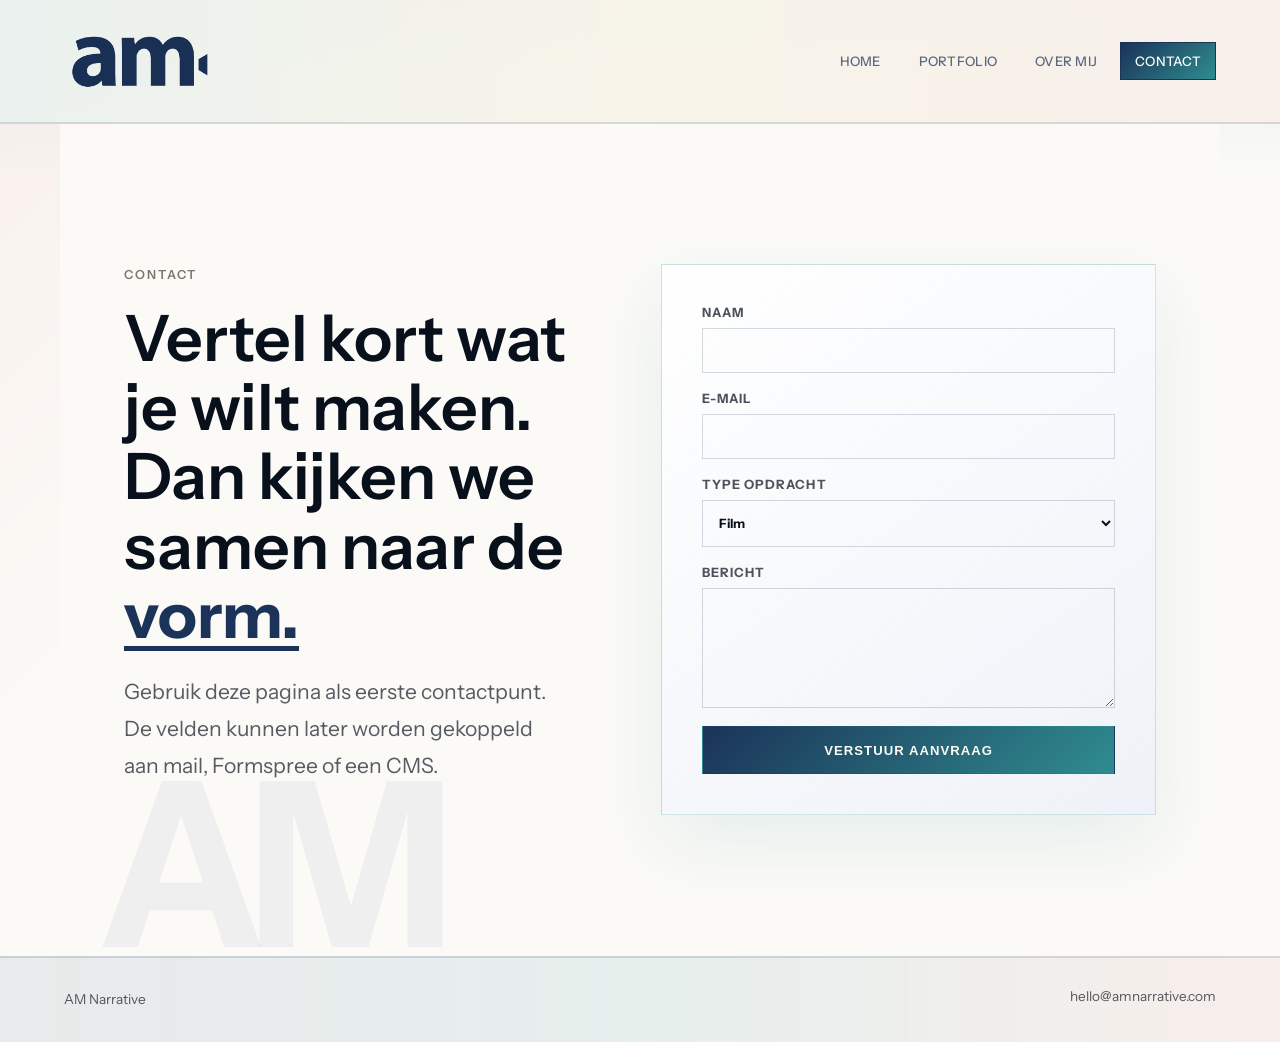
<file: contact.html>
<!DOCTYPE html>
<html lang="nl">
<head>
  <meta charset="UTF-8">
  <meta name="viewport" content="width=device-width, initial-scale=1.0">
  <meta name="description" content="Neem contact op met AM Narrative voor film en fotografie.">
  <title>Contact | AM Narrative</title>
  <link rel="preconnect" href="https://fonts.googleapis.com">
  <link rel="preconnect" href="https://fonts.gstatic.com" crossorigin>
  <link href="https://fonts.googleapis.com/css2?family=Instrument+Sans:wght@400;500;600;700&display=swap" rel="stylesheet">
  <link rel="stylesheet" href="styles.css">
  <script src="script.js" defer></script>
</head>
<body>
  <header class="site-header">
    <a class="brand" href="index.html" aria-label="AM Narrative home">
      <img src="assets/logo/am-logo-blue.png" alt="AM Narrative logo">
    </a>
    <nav class="site-nav" aria-label="Hoofdnavigatie">
      <a href="index.html">Home</a>
      <a href="portfolio.html">Portfolio</a>
      <a href="over-mij.html">Over mij</a>
      <a class="active" href="contact.html">Contact</a>
    </nav>
  </header>

  <main>
    <section class="contact-layout">
      <div>
        <p class="eyebrow">Contact</p>
        <h1>Vertel kort wat je wilt maken. Dan kijken we samen naar de <span>vorm.</span></h1>
        <p class="lead">Gebruik deze pagina als eerste contactpunt. De velden kunnen later worden gekoppeld aan mail, Formspree of een CMS.</p>
      </div>

      <form class="contact-form" action="mailto:hello@amnarrative.com" method="post" enctype="text/plain">
        <label>
          Naam
          <input type="text" name="naam" autocomplete="name" required>
        </label>
        <label>
          E-mail
          <input type="email" name="email" autocomplete="email" required>
        </label>
        <label>
          Type opdracht
          <select name="opdracht">
            <option>Film</option>
            <option>Fotografie</option>
            <option>Film en fotografie</option>
            <option>Nog niet zeker</option>
          </select>
        </label>
        <label>
          Bericht
          <textarea name="bericht" rows="6" required></textarea>
        </label>
        <button class="button button-dark" type="submit">Verstuur aanvraag</button>
      </form>
    </section>
  </main>

  <footer class="site-footer">
    <p>AM Narrative</p>
    <a href="mailto:hello@amnarrative.com">hello@amnarrative.com</a>
  </footer>
</body>
</html>
</file>
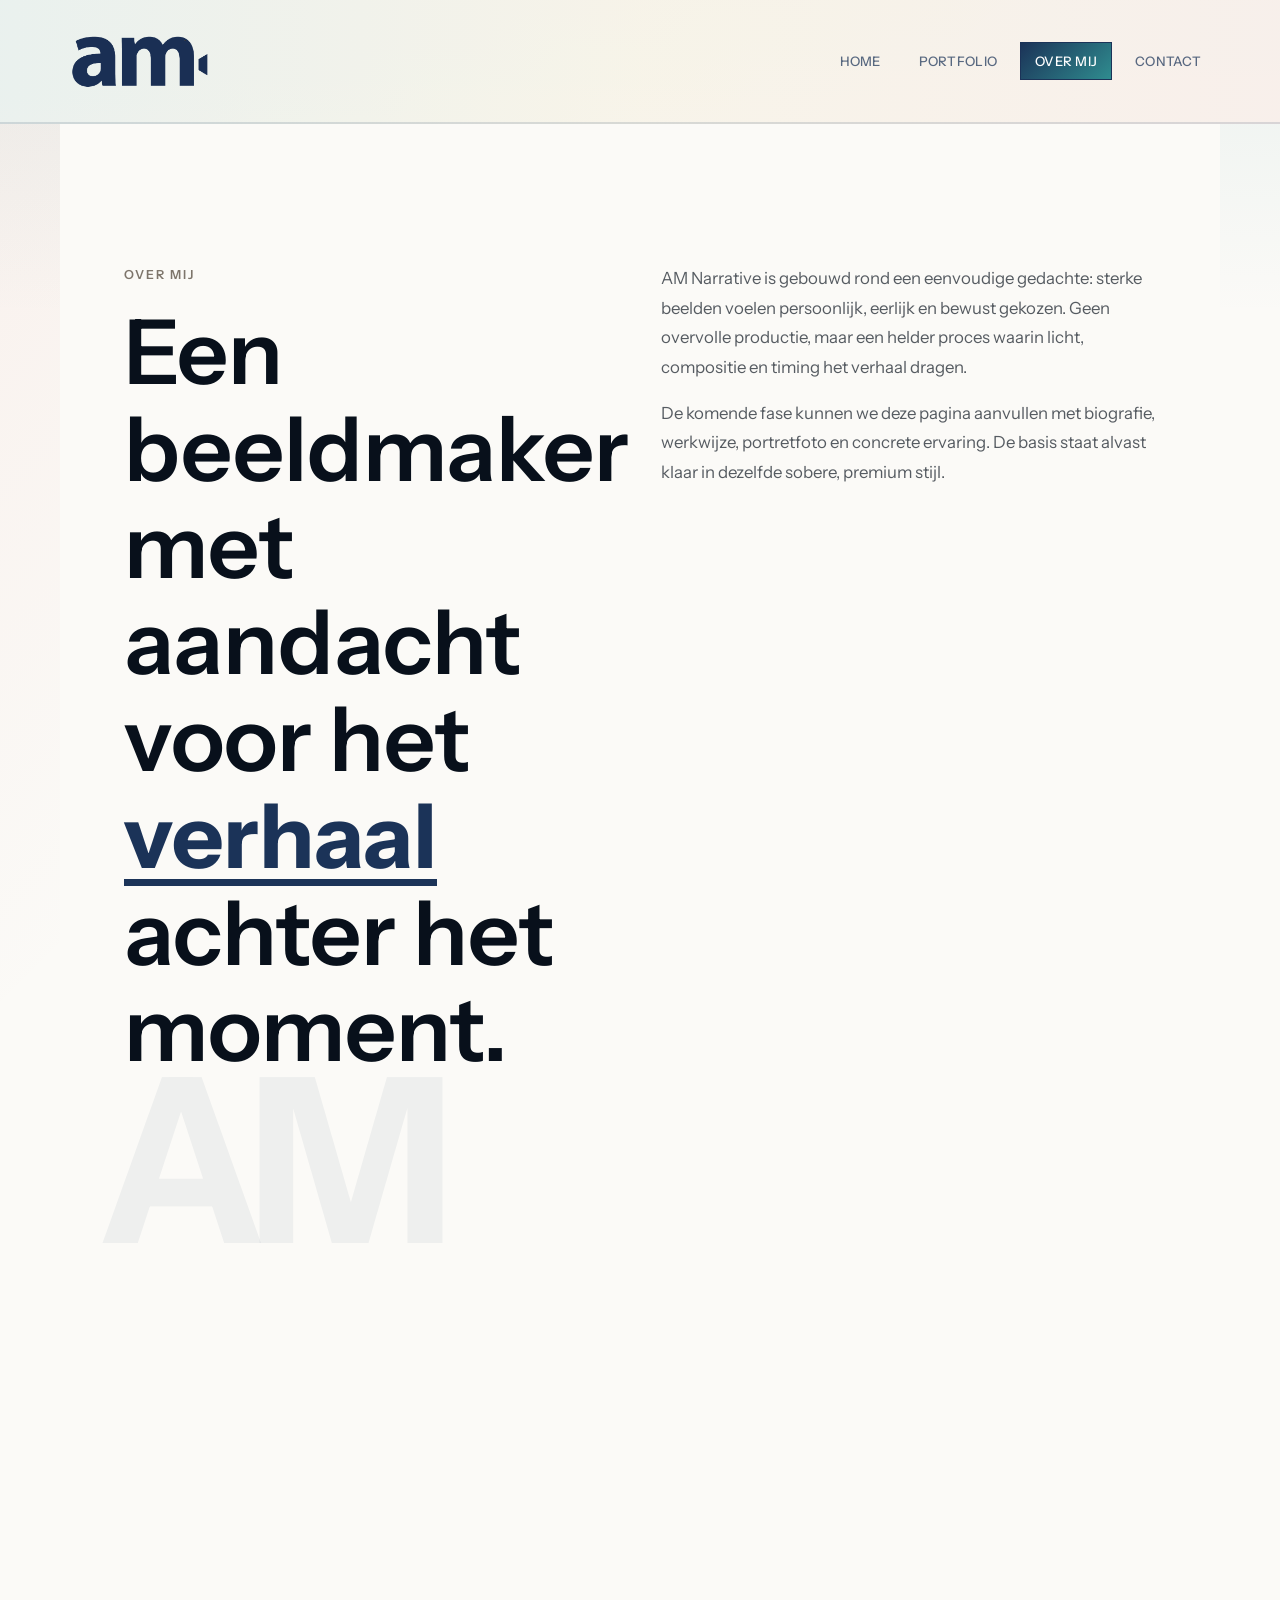
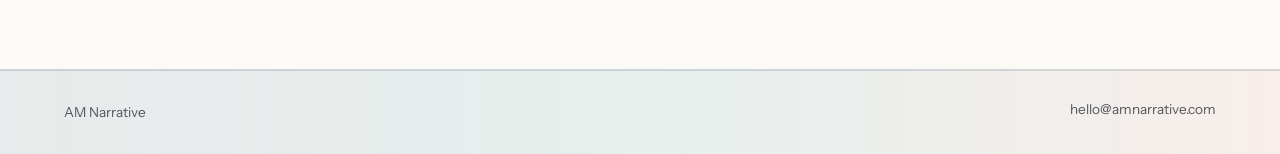
<file: over-mij.html>
<!DOCTYPE html>
<html lang="nl">
<head>
  <meta charset="UTF-8">
  <meta name="viewport" content="width=device-width, initial-scale=1.0">
  <meta name="description" content="Over AM Narrative en de manier van werken.">
  <title>Over mij | AM Narrative</title>
  <link rel="preconnect" href="https://fonts.googleapis.com">
  <link rel="preconnect" href="https://fonts.gstatic.com" crossorigin>
  <link href="https://fonts.googleapis.com/css2?family=Instrument+Sans:wght@400;500;600;700&display=swap" rel="stylesheet">
  <link rel="stylesheet" href="styles.css">
  <script src="script.js" defer></script>
</head>
<body>
  <header class="site-header">
    <a class="brand" href="index.html" aria-label="AM Narrative home">
      <img src="assets/logo/am-logo-blue.png" alt="AM Narrative logo">
    </a>
    <nav class="site-nav" aria-label="Hoofdnavigatie">
      <a href="index.html">Home</a>
      <a href="portfolio.html">Portfolio</a>
      <a class="active" href="over-mij.html">Over mij</a>
      <a href="contact.html">Contact</a>
    </nav>
  </header>

  <main>
    <section class="split-page">
      <div>
        <p class="eyebrow">Over mij</p>
        <h1>Een beeldmaker met aandacht voor het <span>verhaal</span> achter het moment.</h1>
      </div>
      <div class="copy-stack">
        <p>AM Narrative is gebouwd rond een eenvoudige gedachte: sterke beelden voelen persoonlijk, eerlijk en bewust gekozen. Geen overvolle productie, maar een helder proces waarin licht, compositie en timing het verhaal dragen.</p>
        <p>De komende fase kunnen we deze pagina aanvullen met biografie, werkwijze, portretfoto en concrete ervaring. De basis staat alvast klaar in dezelfde sobere, premium stijl.</p>
      </div>
    </section>

    <section class="values">
      <article>
        <h2>Rust</h2>
        <p>Ruimte in beeld en proces, zodat het onderwerp natuurlijk kan ontstaan.</p>
      </article>
      <article>
        <h2>Verhaal</h2>
        <p>Elke keuze in beeldtaal ondersteunt de boodschap achter de opdracht.</p>
      </article>
      <article>
        <h2>Afwerking</h2>
        <p>Een verzorgde selectie, edit en oplevering die past bij het einddoel.</p>
      </article>
    </section>
  </main>

  <footer class="site-footer">
    <p>AM Narrative</p>
    <a href="mailto:hello@amnarrative.com">hello@amnarrative.com</a>
  </footer>
</body>
</html>
</file>
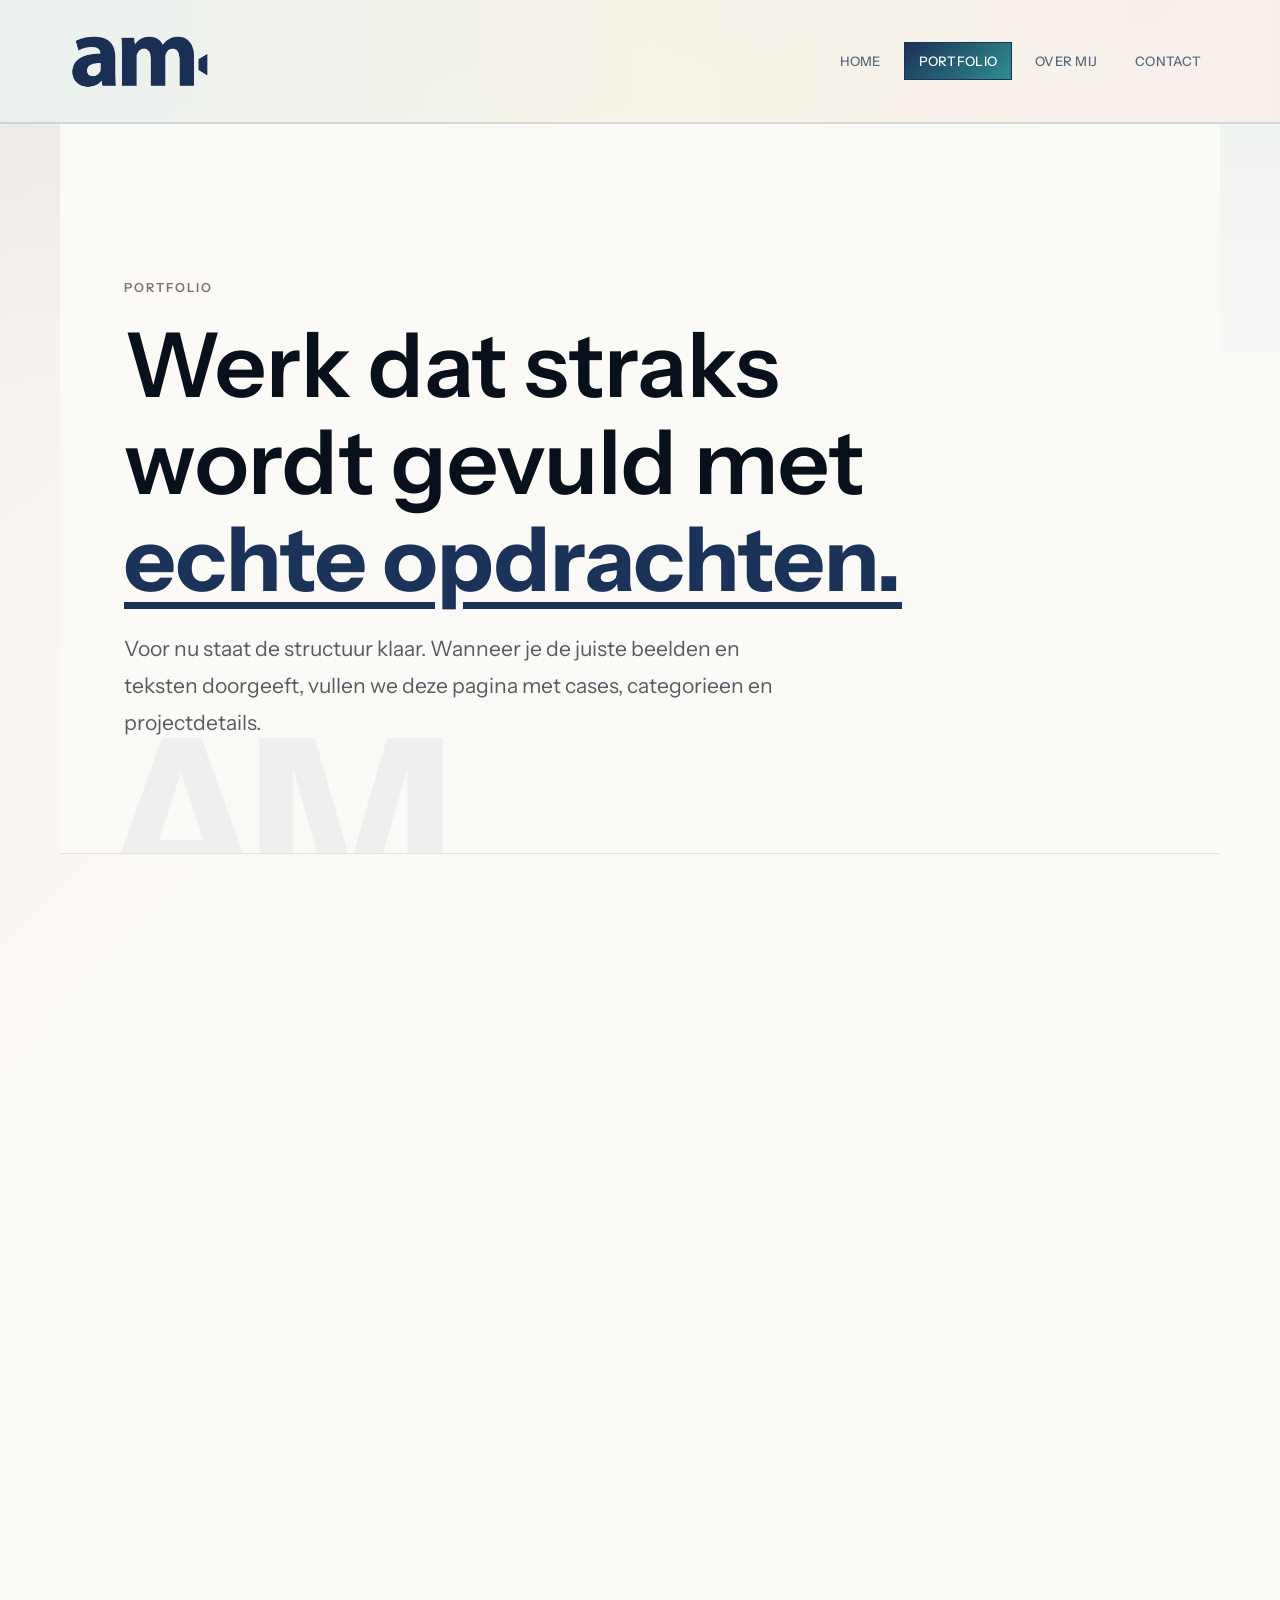
<file: portfolio.html>
<!DOCTYPE html>
<html lang="nl">
<head>
  <meta charset="UTF-8">
  <meta name="viewport" content="width=device-width, initial-scale=1.0">
  <meta name="description" content="Portfolio van AM Narrative: film, fotografie en visuele verhalen.">
  <title>Portfolio | AM Narrative</title>
  <link rel="preconnect" href="https://fonts.googleapis.com">
  <link rel="preconnect" href="https://fonts.gstatic.com" crossorigin>
  <link href="https://fonts.googleapis.com/css2?family=Instrument+Sans:wght@400;500;600;700&display=swap" rel="stylesheet">
  <link rel="stylesheet" href="styles.css">
  <script src="script.js" defer></script>
</head>
<body>
  <header class="site-header">
    <a class="brand" href="index.html" aria-label="AM Narrative home">
      <img src="assets/logo/am-logo-blue.png" alt="AM Narrative logo">
    </a>
    <nav class="site-nav" aria-label="Hoofdnavigatie">
      <a href="index.html">Home</a>
      <a class="active" href="portfolio.html">Portfolio</a>
      <a href="over-mij.html">Over mij</a>
      <a href="contact.html">Contact</a>
    </nav>
  </header>

  <main>
    <section class="page-hero">
      <p class="eyebrow">Portfolio</p>
      <h1>Werk dat straks wordt gevuld met <span>echte opdrachten.</span></h1>
      <p class="lead">Voor nu staat de structuur klaar. Wanneer je de juiste beelden en teksten doorgeeft, vullen we deze pagina met cases, categorieen en projectdetails.</p>
    </section>

    <section class="portfolio-grid" aria-label="Portfolio categorieen">
      <article class="portfolio-item">
        <span class="project-number">01</span>
        <div class="media-placeholder">Film</div>
        <p class="eyebrow">Brand story</p>
        <h2>Ondernemersverhaal</h2>
        <p>Een filmische case met focus op sfeer, proces en persoonlijkheid.</p>
      </article>
      <article class="portfolio-item">
        <span class="project-number">02</span>
        <div class="media-placeholder">Photo</div>
        <p class="eyebrow">Fotografie</p>
        <h2>Portretreeks</h2>
        <p>Rustige portretten voor websites, social media en campagnes.</p>
      </article>
      <article class="portfolio-item">
        <span class="project-number">03</span>
        <div class="media-placeholder">Event</div>
        <p class="eyebrow">Reportage</p>
        <h2>Eventmomenten</h2>
        <p>Verhalende beelden die de energie van een dag bewaren.</p>
      </article>
      <article class="portfolio-item">
        <span class="project-number">04</span>
        <div class="media-placeholder">Social</div>
        <p class="eyebrow">Content</p>
        <h2>Short-form edits</h2>
        <p>Korte visuele formats voor online zichtbaarheid en herkenning.</p>
      </article>
    </section>
  </main>

  <footer class="site-footer">
    <p>AM Narrative</p>
    <a href="contact.html">Start een project</a>
  </footer>
</body>
</html>
</file>
<file: styles.css>
:root {
  --ink: #08101b;
  --night: #0b1422;
  --blue: #1b3358;
  --blue-soft: #e8edf5;
  --teal: #2f8c8f;
  --coral: #d96b57;
  --gold: #d5a447;
  --lavender: #7b6fb8;
  --paper: #fbfaf7;
  --soft: #f1eee8;
  --muted: #7d756b;
  --line: rgba(245, 242, 237, 0.18);
  --line-dark: rgba(8, 16, 27, 0.14);
  --max: 1160px;
}

* {
  box-sizing: border-box;
}

html {
  scroll-behavior: smooth;
  overflow-x: hidden;
}

body {
  margin: 0;
  color: var(--ink);
  background:
    linear-gradient(180deg, rgba(47, 140, 143, 0.08), transparent 18%),
    linear-gradient(135deg, rgba(217, 107, 87, 0.07), transparent 34%),
    var(--paper);
  font-family: "Instrument Sans", Arial, Helvetica, sans-serif;
  animation: pageIn 560ms cubic-bezier(0.2, 0.7, 0.2, 1) both;
  overflow-x: hidden;
}

body.is-leaving {
  animation: pageOut 280ms cubic-bezier(0.6, 0, 0.4, 1) both;
}

img {
  display: block;
  max-width: 100%;
}

a {
  color: inherit;
  text-decoration: none;
}

.site-header {
  display: flex;
  align-items: center;
  justify-content: space-between;
  gap: 24px;
  padding: 28px clamp(20px, 5vw, 64px);
  border-bottom: 2px solid rgba(27, 51, 88, 0.14);
  background:
    linear-gradient(90deg, rgba(47, 140, 143, 0.08), rgba(213, 164, 71, 0.08), rgba(217, 107, 87, 0.08)),
    rgba(251, 250, 247, 0.94);
  backdrop-filter: blur(18px);
}

.brand {
  width: clamp(98px, 12vw, 158px);
  transition: transform 240ms ease, opacity 240ms ease;
}

.brand:hover {
  opacity: 0.82;
  transform: translateY(-2px);
}

.site-nav {
  display: flex;
  align-items: center;
  gap: 8px;
  color: rgba(27, 51, 88, 0.72);
  font-size: 0.82rem;
  font-weight: 500;
  letter-spacing: 0.02em;
  text-transform: uppercase;
}

.site-nav a {
  position: relative;
  padding: 10px 14px;
  border: 1px solid transparent;
  overflow: hidden;
  transition: color 220ms ease, border-color 220ms ease, background 220ms ease, transform 220ms ease;
}

.site-nav a:hover,
.site-nav a.active {
  color: #ffffff;
  border-color: var(--blue);
  background: linear-gradient(135deg, var(--blue), var(--teal));
}

.site-nav a:hover {
  transform: translateY(-2px);
}

.hero {
  position: relative;
  min-height: calc(100vh - 91px);
  display: grid;
  align-items: end;
  overflow: hidden;
  padding: clamp(72px, 10vw, 140px) clamp(20px, 6vw, 88px);
  border-bottom: 1px solid var(--line);
}

.hero::before {
  content: "";
  position: absolute;
  inset: 0;
  background:
    linear-gradient(90deg, rgba(8, 16, 27, 0.96), rgba(8, 16, 27, 0.54)),
    linear-gradient(135deg, rgba(47, 140, 143, 0.32), transparent 35%),
    linear-gradient(225deg, rgba(217, 107, 87, 0.22), transparent 42%),
    linear-gradient(135deg, #0b1422, #111d2f 45%, #080c12);
  background-size: 100% 100%, 180% 180%, 160% 160%, 100% 100%;
  animation: colorWash 12s ease-in-out infinite alternate;
}

.hero-mark {
  position: absolute;
  right: -10vw;
  bottom: 8vh;
  width: min(720px, 78vw);
  opacity: 0.22;
  animation: driftMark 9s ease-in-out infinite alternate;
}

.hero-content,
.page-hero,
.intro-section,
.service-grid,
.portfolio-grid,
.split-page,
.values,
.contact-layout {
  position: relative;
  width: min(100%, var(--max));
  margin: 0 auto;
}

.hero-content {
  max-width: 760px;
}

.hero-content > *,
.page-hero > * {
  animation: riseIn 700ms cubic-bezier(0.2, 0.7, 0.2, 1) both;
}

.hero-content > :nth-child(2),
.page-hero > :nth-child(2) {
  animation-delay: 90ms;
}

.hero-content > :nth-child(3),
.page-hero > :nth-child(3) {
  animation-delay: 170ms;
}

.hero-actions {
  animation-delay: 240ms;
}

.eyebrow {
  margin: 0 0 18px;
  color: var(--muted);
  font-size: 0.78rem;
  font-weight: 600;
  letter-spacing: 0.16em;
  text-transform: uppercase;
}

h1,
h2,
h3,
p {
  margin-top: 0;
}

h1,
h2 {
  font-weight: 600;
  line-height: 1.08;
}

h1 span,
h2 span {
  color: var(--blue);
  font-weight: 700;
  text-decoration: underline;
  text-decoration-thickness: 0.08em;
  text-underline-offset: 0.12em;
}

h1 {
  max-width: 900px;
  margin-bottom: 24px;
  font-size: clamp(2.6rem, 7vw, 6rem);
}

h2 {
  font-size: clamp(1.9rem, 4.4vw, 3.8rem);
}

h3 {
  margin-bottom: 16px;
  font-size: 1.2rem;
}

p {
  color: rgba(8, 16, 27, 0.68);
  line-height: 1.75;
}

.lead {
  max-width: 650px;
  font-size: clamp(1rem, 2.1vw, 1.32rem);
}

.hero-actions {
  display: flex;
  flex-wrap: wrap;
  gap: 14px;
  margin-top: 38px;
}

.button {
  display: inline-flex;
  align-items: center;
  justify-content: center;
  min-height: 48px;
  padding: 0 22px;
  border: 1px solid transparent;
  font-size: 0.82rem;
  font-weight: 700;
  letter-spacing: 0.08em;
  text-transform: uppercase;
  transition: transform 220ms ease, background 220ms ease, color 220ms ease, border-color 220ms ease;
}

.button:hover {
  transform: translateY(-3px);
}

.button-light {
  color: var(--ink);
  background: var(--paper);
}

.button-outline {
  color: var(--paper);
  border-color: var(--line);
}

.button-outline:hover {
  border-color: rgba(47, 140, 143, 0.9);
  background: rgba(47, 140, 143, 0.18);
}

.button-dark {
  width: 100%;
  color: var(--paper);
  background: linear-gradient(135deg, var(--blue), var(--teal));
}

.intro-section,
.camera-story,
.split-page,
.contact-layout {
  display: grid;
  grid-template-columns: minmax(0, 0.95fr) minmax(320px, 1.05fr);
  gap: clamp(36px, 7vw, 92px);
  padding: clamp(78px, 11vw, 150px) clamp(20px, 5vw, 64px);
}

.camera-story {
  width: min(100%, var(--max));
  margin: 0 auto;
  display: grid;
  grid-template-columns: minmax(0, 0.58fr) minmax(320px, 0.42fr);
  align-items: center;
  gap: clamp(28px, 4vw, 58px);
  min-height: 92vh;
  overflow: hidden;
  position: relative;
  border-bottom: 0;
  background: transparent;
  padding-block: clamp(72px, 10vw, 130px);
}

.camera-stage {
  position: relative;
  display: grid;
  min-height: 70vh;
  place-items: center start;
}

.camera-model {
  position: relative;
  width: min(700px, 100%);
  height: clamp(520px, 66vw, 720px);
  background: transparent;
  --poster-color: transparent;
  opacity: 0;
  transform: translateX(-72px) rotate(-4deg);
  animation: cameraSlideIn 780ms cubic-bezier(0.2, 0.7, 0.2, 1) 160ms forwards;
}

.camera-model::part(default-progress-bar) {
  display: none;
}

.camera-stage::before {
  content: "";
  position: absolute;
  z-index: 0;
  width: min(720px, 98vw);
  aspect-ratio: 1;
  border-radius: 38%;
  background:
    radial-gradient(circle at 42% 46%, rgba(47, 140, 143, 0.28), rgba(27, 51, 88, 0.16) 43%, transparent 72%),
    radial-gradient(circle at 62% 58%, rgba(217, 107, 87, 0.18), transparent 54%);
  filter: blur(38px);
  opacity: 0.88;
  pointer-events: none;
  animation: glowPulse 4.6s ease-in-out infinite alternate;
}

.camera-copy {
  display: grid;
  gap: 0;
  padding-top: 0;
}

.camera-copy article {
  min-height: auto;
  display: grid;
  align-content: center;
  border-left: 4px solid var(--blue);
  padding-left: clamp(22px, 4vw, 42px);
}

.camera-copy h2 {
  max-width: 620px;
  margin-bottom: 20px;
}

.camera-copy p:last-child {
  max-width: 520px;
  font-size: 1.05rem;
}

.intro-section {
  border-bottom: 1px solid rgba(27, 51, 88, 0.12);
  background:
    linear-gradient(90deg, rgba(217, 107, 87, 0.08), transparent 45%),
    linear-gradient(270deg, rgba(123, 111, 184, 0.08), transparent 42%),
    var(--paper);
}

.intro-section > div,
.split-page > div:first-child,
.contact-layout > div:first-child,
.page-hero {
  position: relative;
  isolation: isolate;
}

.intro-section > div::after,
.split-page > div:first-child::after,
.contact-layout > div:first-child::after,
.page-hero::after {
  content: "AM";
  position: absolute;
  z-index: -1;
  color: rgba(27, 51, 88, 0.055);
  font-size: clamp(7rem, 18vw, 18rem);
  font-weight: 700;
  line-height: 0.8;
  letter-spacing: -0.08em;
  transform: translate(-8%, -18%);
}

.intro-section p,
.copy-stack p {
  font-size: 1.05rem;
}

.service-grid,
.values {
  display: grid;
  grid-template-columns: repeat(3, 1fr);
  gap: clamp(14px, 2vw, 24px);
  padding: 0 clamp(20px, 5vw, 64px) clamp(84px, 10vw, 140px);
}

.service-grid article,
.values article {
  position: relative;
  overflow: hidden;
  min-height: 280px;
  padding: clamp(28px, 4vw, 44px);
  border: 1px solid rgba(27, 51, 88, 0.16);
  background:
    linear-gradient(145deg, rgba(255, 255, 255, 0.96), rgba(232, 237, 245, 0.72)),
    #ffffff;
  transition: transform 260ms ease, border-color 260ms ease, box-shadow 260ms ease, background 260ms ease;
}

.service-grid article::before,
.values article::before {
  content: "";
  position: absolute;
  inset: auto 0 0;
  height: 6px;
  background: var(--blue);
  transform: scaleX(0);
  transform-origin: left;
  transition: transform 260ms ease;
}

.service-grid article::after,
.values article::after {
  content: "";
  position: absolute;
  inset: 0;
  background: linear-gradient(120deg, transparent 18%, rgba(255, 255, 255, 0.46) 42%, transparent 64%);
  opacity: 0;
  transform: translateX(-60%);
  transition: opacity 260ms ease, transform 520ms ease;
  pointer-events: none;
}

.service-grid article:hover,
.values article:hover {
  border-color: rgba(47, 140, 143, 0.42);
  box-shadow: 0 24px 60px rgba(47, 140, 143, 0.14);
  transform: translateY(-6px);
}

.service-grid article:hover::before,
.values article:hover::before {
  transform: scaleX(1);
}

.service-grid article:hover::after,
.values article:hover::after {
  opacity: 1;
  transform: translateX(58%);
}

.service-grid span {
  display: block;
  margin-bottom: 80px;
  color: var(--coral);
  font-size: 0.78rem;
  font-weight: 700;
}

.page-hero {
  overflow: hidden;
  padding: clamp(82px, 12vw, 160px) clamp(20px, 5vw, 64px) clamp(48px, 7vw, 92px);
  border-bottom: 1px solid rgba(27, 51, 88, 0.12);
  background:
    linear-gradient(135deg, rgba(47, 140, 143, 0.1), transparent 44%),
    linear-gradient(225deg, rgba(213, 164, 71, 0.12), transparent 48%),
    var(--paper);
}

.portfolio-grid {
  display: grid;
  grid-template-columns: repeat(2, 1fr);
  align-items: start;
  gap: clamp(24px, 5vw, 72px) clamp(18px, 3vw, 34px);
  padding: 0 clamp(20px, 5vw, 64px) clamp(84px, 10vw, 140px);
}

.portfolio-item {
  position: relative;
  padding-top: 36px;
  border-bottom: 1px solid var(--line-dark);
  transition: transform 280ms ease, border-color 280ms ease;
}

.portfolio-item:nth-child(even) {
  margin-top: clamp(44px, 8vw, 110px);
}

.portfolio-item:hover {
  border-color: var(--blue);
  transform: translateY(-8px);
}

.project-number {
  position: absolute;
  top: 0;
  right: 0;
  color: rgba(27, 51, 88, 0.48);
  font-size: 0.78rem;
  font-weight: 700;
  letter-spacing: 0.12em;
}

.portfolio-item h2 {
  margin-bottom: 14px;
  font-size: clamp(1.9rem, 4vw, 3.4rem);
}

.media-placeholder {
  display: grid;
  place-items: center;
  aspect-ratio: 16 / 10;
  margin-bottom: 26px;
  color: rgba(27, 51, 88, 0.46);
  border: 1px solid rgba(47, 140, 143, 0.24);
  background:
    linear-gradient(135deg, rgba(47, 140, 143, 0.16), transparent 48%),
    linear-gradient(225deg, rgba(217, 107, 87, 0.1), transparent 54%),
    #ffffff;
  font-weight: 700;
  letter-spacing: -0.04em;
  font-size: clamp(2.2rem, 7vw, 6rem);
  transition: color 280ms ease, background 280ms ease, transform 280ms ease;
}

.portfolio-item:hover .media-placeholder {
  color: #ffffff;
  background:
    linear-gradient(135deg, rgba(255, 255, 255, 0.18), transparent),
    linear-gradient(135deg, var(--blue), var(--teal) 50%, var(--coral));
  transform: scale(0.985);
}

.values {
  padding-top: 0;
}

.contact-layout {
  align-items: start;
}

.contact-layout h1 {
  max-width: 620px;
  font-size: clamp(2.35rem, 5vw, 4.9rem);
}

.contact-form {
  display: grid;
  gap: 18px;
  padding: clamp(24px, 4vw, 40px);
  color: var(--ink);
  background:
    linear-gradient(145deg, rgba(255, 255, 255, 0.96), rgba(232, 237, 245, 0.72)),
    #ffffff;
  border: 1px solid rgba(47, 140, 143, 0.22);
  box-shadow: 0 28px 70px rgba(47, 140, 143, 0.1);
}

label {
  display: grid;
  gap: 8px;
  color: rgba(8, 16, 27, 0.72);
  font-size: 0.8rem;
  font-weight: 700;
  letter-spacing: 0.08em;
  text-transform: uppercase;
}

input,
select,
textarea {
  width: 100%;
  border: 1px solid rgba(27, 51, 88, 0.18);
  border-radius: 0;
  padding: 14px 12px;
  color: var(--ink);
  background: transparent;
  font: inherit;
  transition: border-color 200ms ease, background 200ms ease;
}

input:focus,
select:focus,
textarea:focus {
  border-color: var(--teal);
  background: rgba(47, 140, 143, 0.055);
  outline: none;
}

textarea {
  resize: vertical;
}

.site-footer {
  display: flex;
  justify-content: space-between;
  gap: 18px;
  padding: 30px clamp(20px, 5vw, 64px);
  border-top: 2px solid rgba(27, 51, 88, 0.14);
  background:
    linear-gradient(90deg, rgba(27, 51, 88, 0.08), rgba(47, 140, 143, 0.1), rgba(217, 107, 87, 0.08)),
    var(--paper);
}

.site-footer p,
.site-footer a {
  margin: 0;
  color: rgba(8, 16, 27, 0.68);
  font-size: 0.85rem;
}

.hero,
.hero p,
.hero .eyebrow {
  color: var(--paper);
}

.hero .lead {
  color: rgba(245, 242, 237, 0.74);
}

.hero .eyebrow {
  color: var(--muted);
}

.page-hero,
.intro-section,
.split-page,
.contact-layout {
  background: var(--paper);
}

.scroll-reveal {
  opacity: 0;
  transform: translateX(-56px);
  transition: opacity 620ms cubic-bezier(0.2, 0.7, 0.2, 1), transform 620ms cubic-bezier(0.2, 0.7, 0.2, 1);
}

.scroll-reveal.is-visible {
  opacity: 1;
  transform: translateX(0);
}

.scroll-reveal:nth-child(2) {
  transition-delay: 80ms;
}

.scroll-reveal:nth-child(3) {
  transition-delay: 150ms;
}

.scroll-reveal:nth-child(4) {
  transition-delay: 220ms;
}

@media (max-width: 820px) {
  .site-header,
  .site-footer {
    align-items: flex-start;
    flex-direction: column;
  }

  .site-nav {
    width: 100%;
    flex-wrap: wrap;
    gap: 6px;
    font-size: 0.72rem;
  }

  .site-nav a {
    padding: 9px 11px;
  }

  .hero {
    min-height: 760px;
  }

  .intro-section,
  .camera-story,
  .split-page,
  .contact-layout,
  .service-grid,
  .values,
  .portfolio-grid {
    grid-template-columns: 1fr;
  }

  .camera-story,
  .camera-stage {
    min-height: auto;
  }

  .camera-story {
    gap: 28px;
  }

  .camera-stage {
    min-height: 380px;
  }

  .camera-model {
    width: min(118%, 560px);
    height: 500px;
    margin-left: -9%;
  }

  .camera-stage {
    place-items: center;
  }

  .camera-copy article {
    border-left: 0;
    border-top: 4px solid var(--blue);
    padding-left: 0;
    padding-top: 24px;
  }

  .camera-copy {
    margin-top: 28px;
  }

  .portfolio-item:nth-child(even) {
    margin-top: 0;
  }

  .service-grid article,
  .values article {
    min-height: 220px;
  }
}

@keyframes pageIn {
  from {
    opacity: 0;
    transform: translateY(12px);
  }
  to {
    opacity: 1;
    transform: translateY(0);
  }
}

@keyframes pageOut {
  to {
    opacity: 0;
    transform: translateY(-10px);
  }
}

@keyframes riseIn {
  from {
    opacity: 0;
    transform: translateY(24px);
  }
  to {
    opacity: 1;
    transform: translateY(0);
  }
}

@keyframes driftMark {
  from {
    transform: translate3d(0, 0, 0) scale(1);
  }
  to {
    transform: translate3d(-18px, -10px, 0) scale(1.03);
  }
}

@keyframes colorWash {
  from {
    background-position: 0 0, 0% 50%, 100% 50%, 0 0;
  }
  to {
    background-position: 0 0, 100% 50%, 0% 50%, 0 0;
  }
}

@keyframes glowPulse {
  from {
    opacity: 0.72;
    transform: scale(1.02);
  }
  to {
    opacity: 0.96;
    transform: scale(1.12);
  }
}

@keyframes cameraSlideIn {
  from {
    opacity: 0;
    transform: translateX(-96px) rotate(-4deg);
  }
  to {
    opacity: 1;
    transform: translateX(0) rotate(0);
  }
}

@media (prefers-reduced-motion: reduce) {
  *,
  *::before,
  *::after {
    animation-duration: 1ms !important;
    animation-iteration-count: 1 !important;
    scroll-behavior: auto !important;
    transition-duration: 1ms !important;
  }
}
</file>
